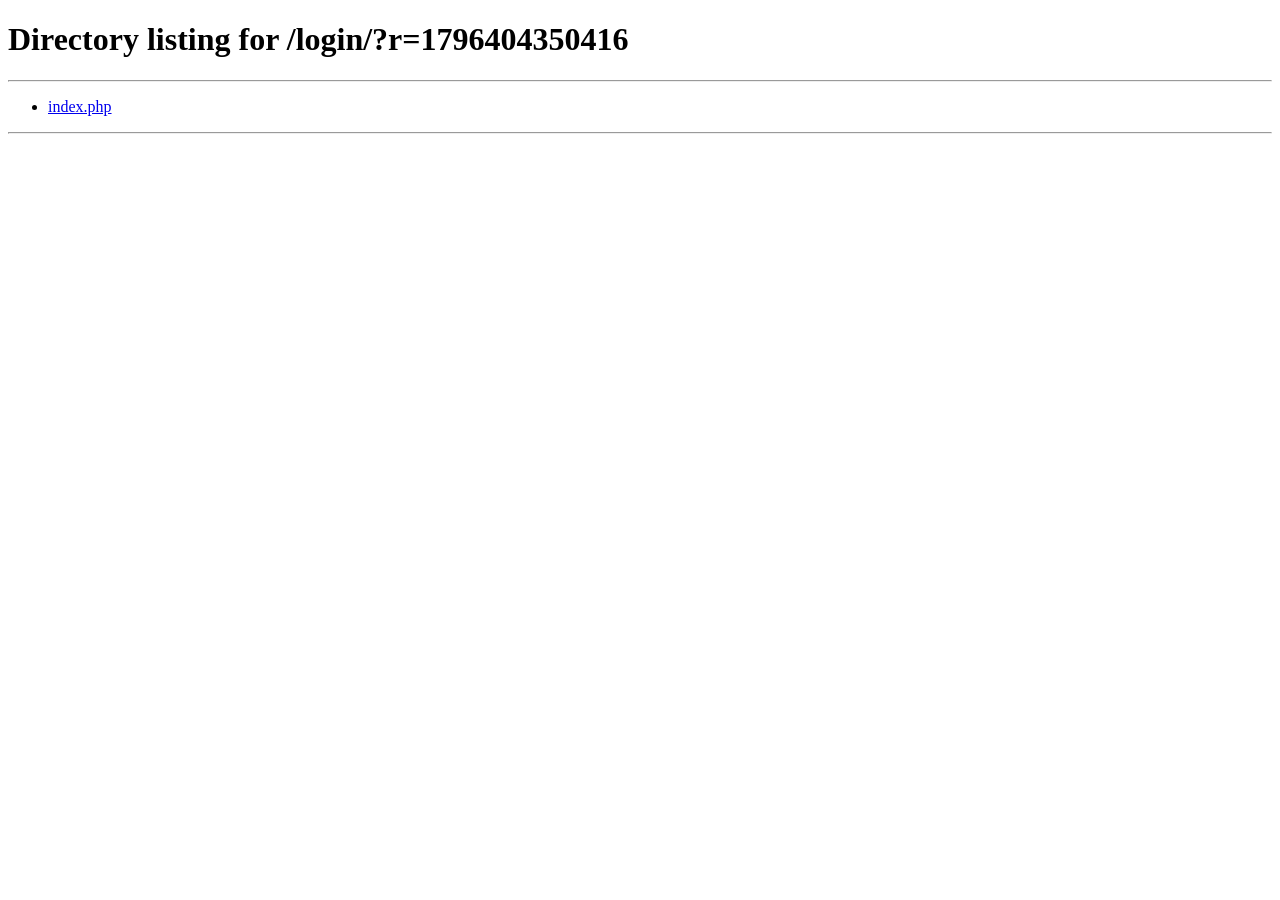
<file: login.html>
<!DOCTYPE html>
<html lang="ar" dir="rtl">
<head>
<meta charset="UTF-8">
<meta name="viewport" content="width=device-width, initial-scale=1.0">
<!-- This page moved to /login. The old static file is kept only as a
     redirect so existing bookmarks and cached copies still reach the
     live, server-rendered page. It deliberately contains no content:
     a stale cached copy of this file can only ever redirect. -->
<meta http-equiv="Cache-Control" content="no-store, no-cache, must-revalidate">
<meta http-equiv="Pragma" content="no-cache">
<meta http-equiv="Expires" content="0">
<meta http-equiv="refresh" content="0; url=/login/">
<title>تسجيل الدخول</title>
<script>location.replace('/login/?r=' + Date.now());</script>
</head>
<body style="font-family:system-ui,sans-serif;background:#0f172a;color:#e2e8f0;text-align:center;padding:40px;">
  <p>جاري التحويل...</p>
  <p><a href="/login/" style="color:#38bdf8;">اضغط هنا إن لم يتم التحويل تلقائياً</a></p>
</body>
</html>
</file>
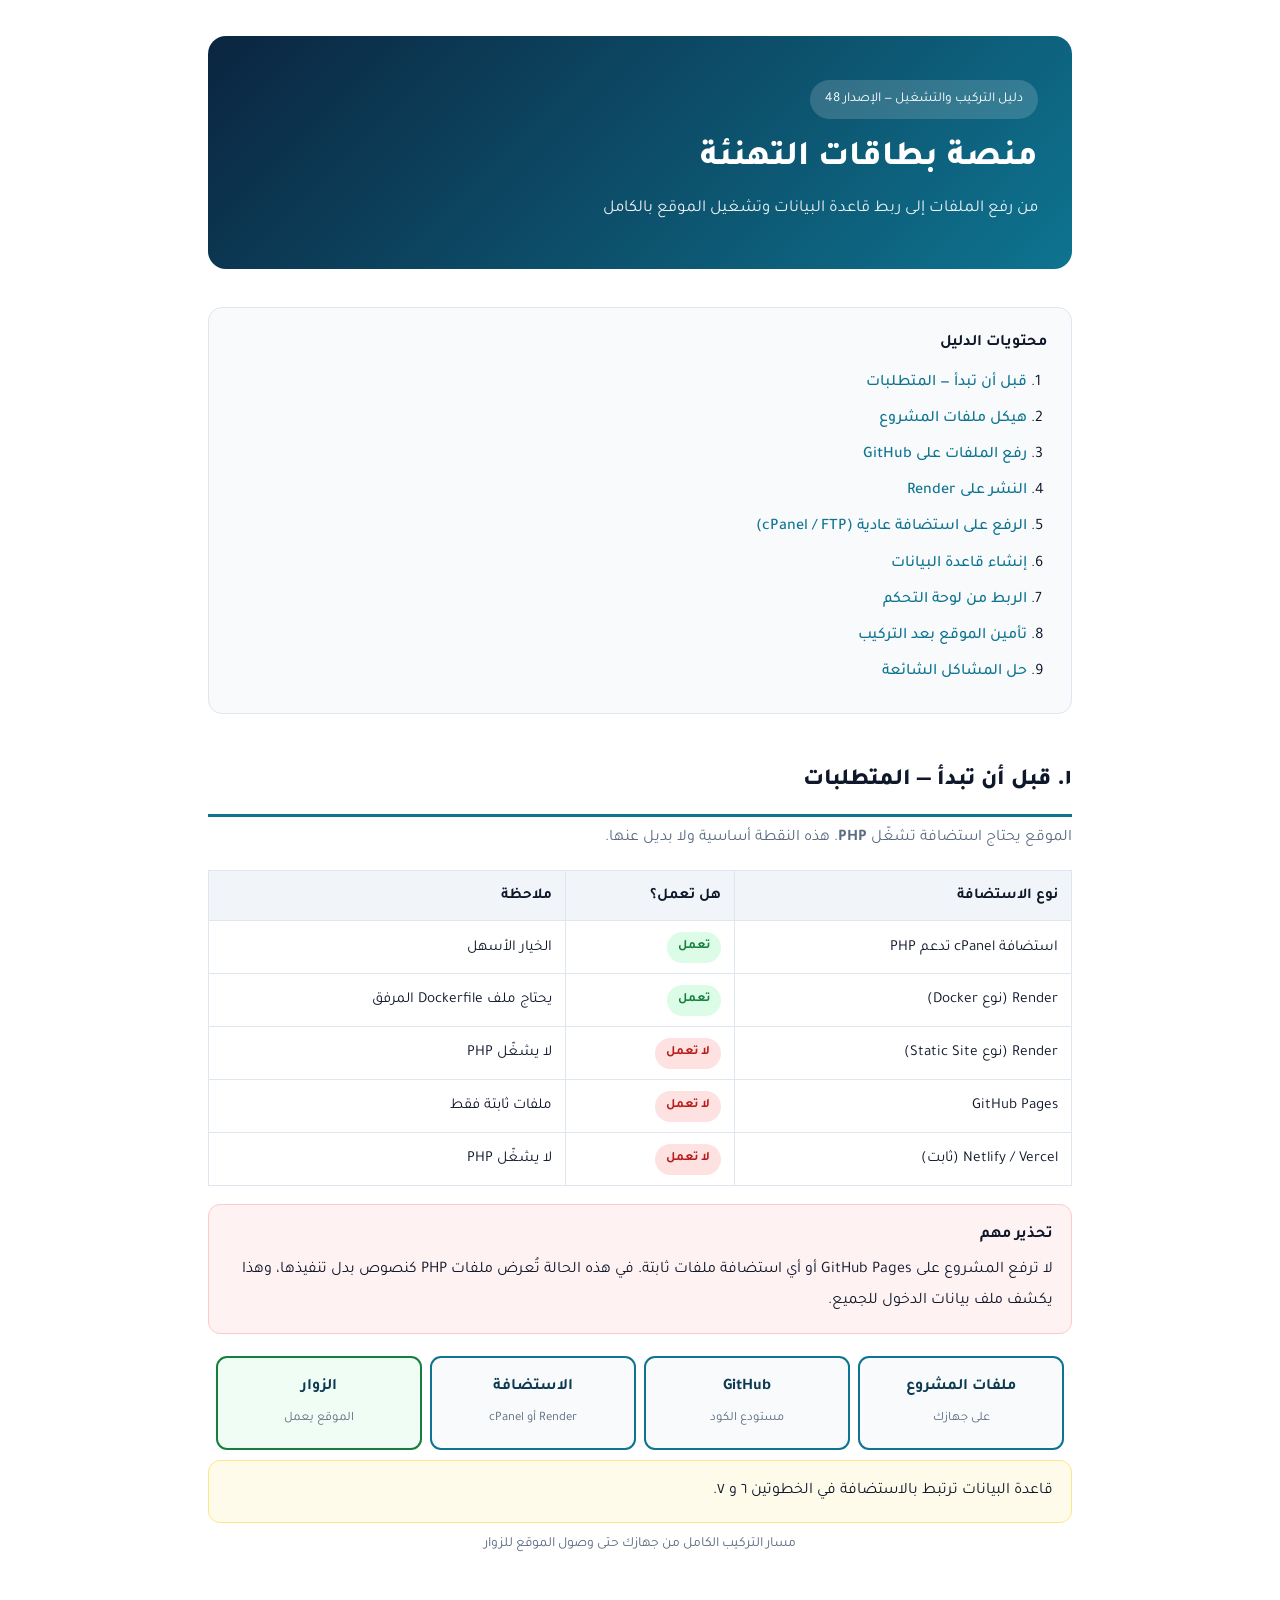
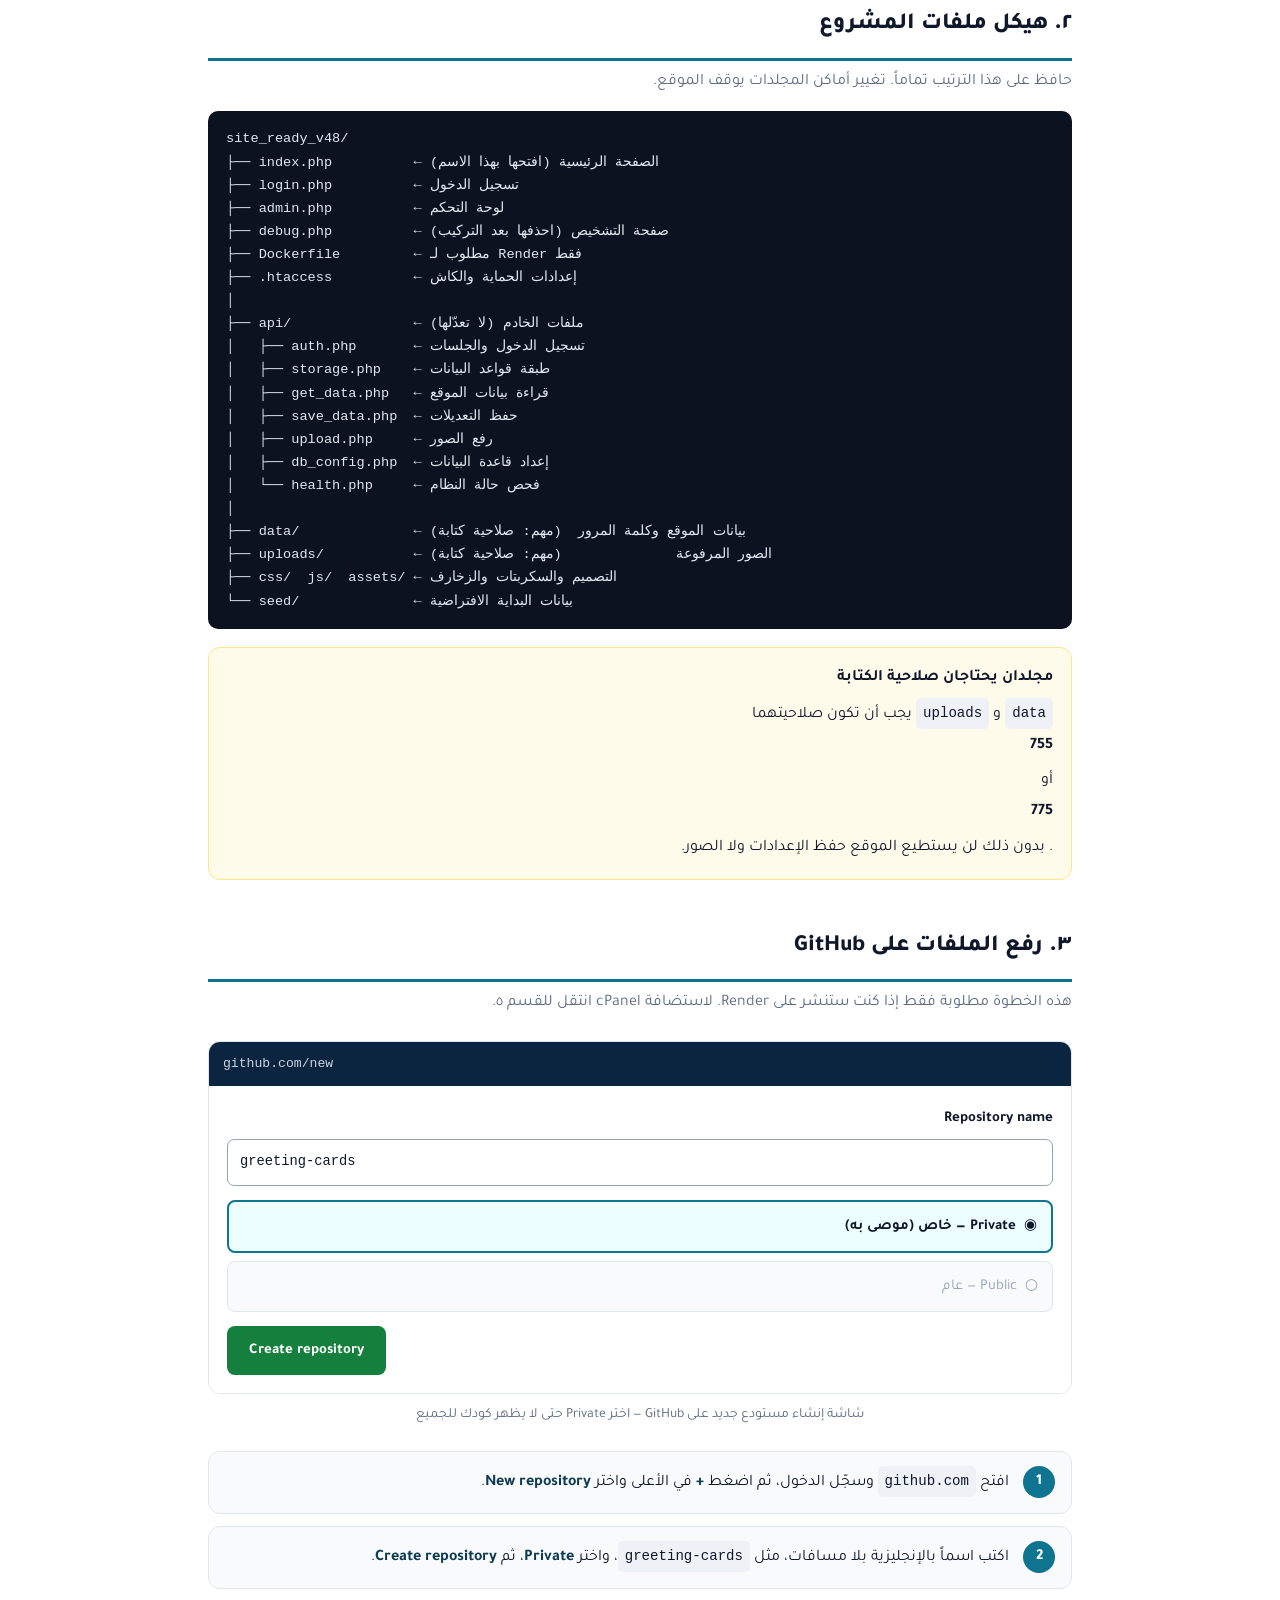
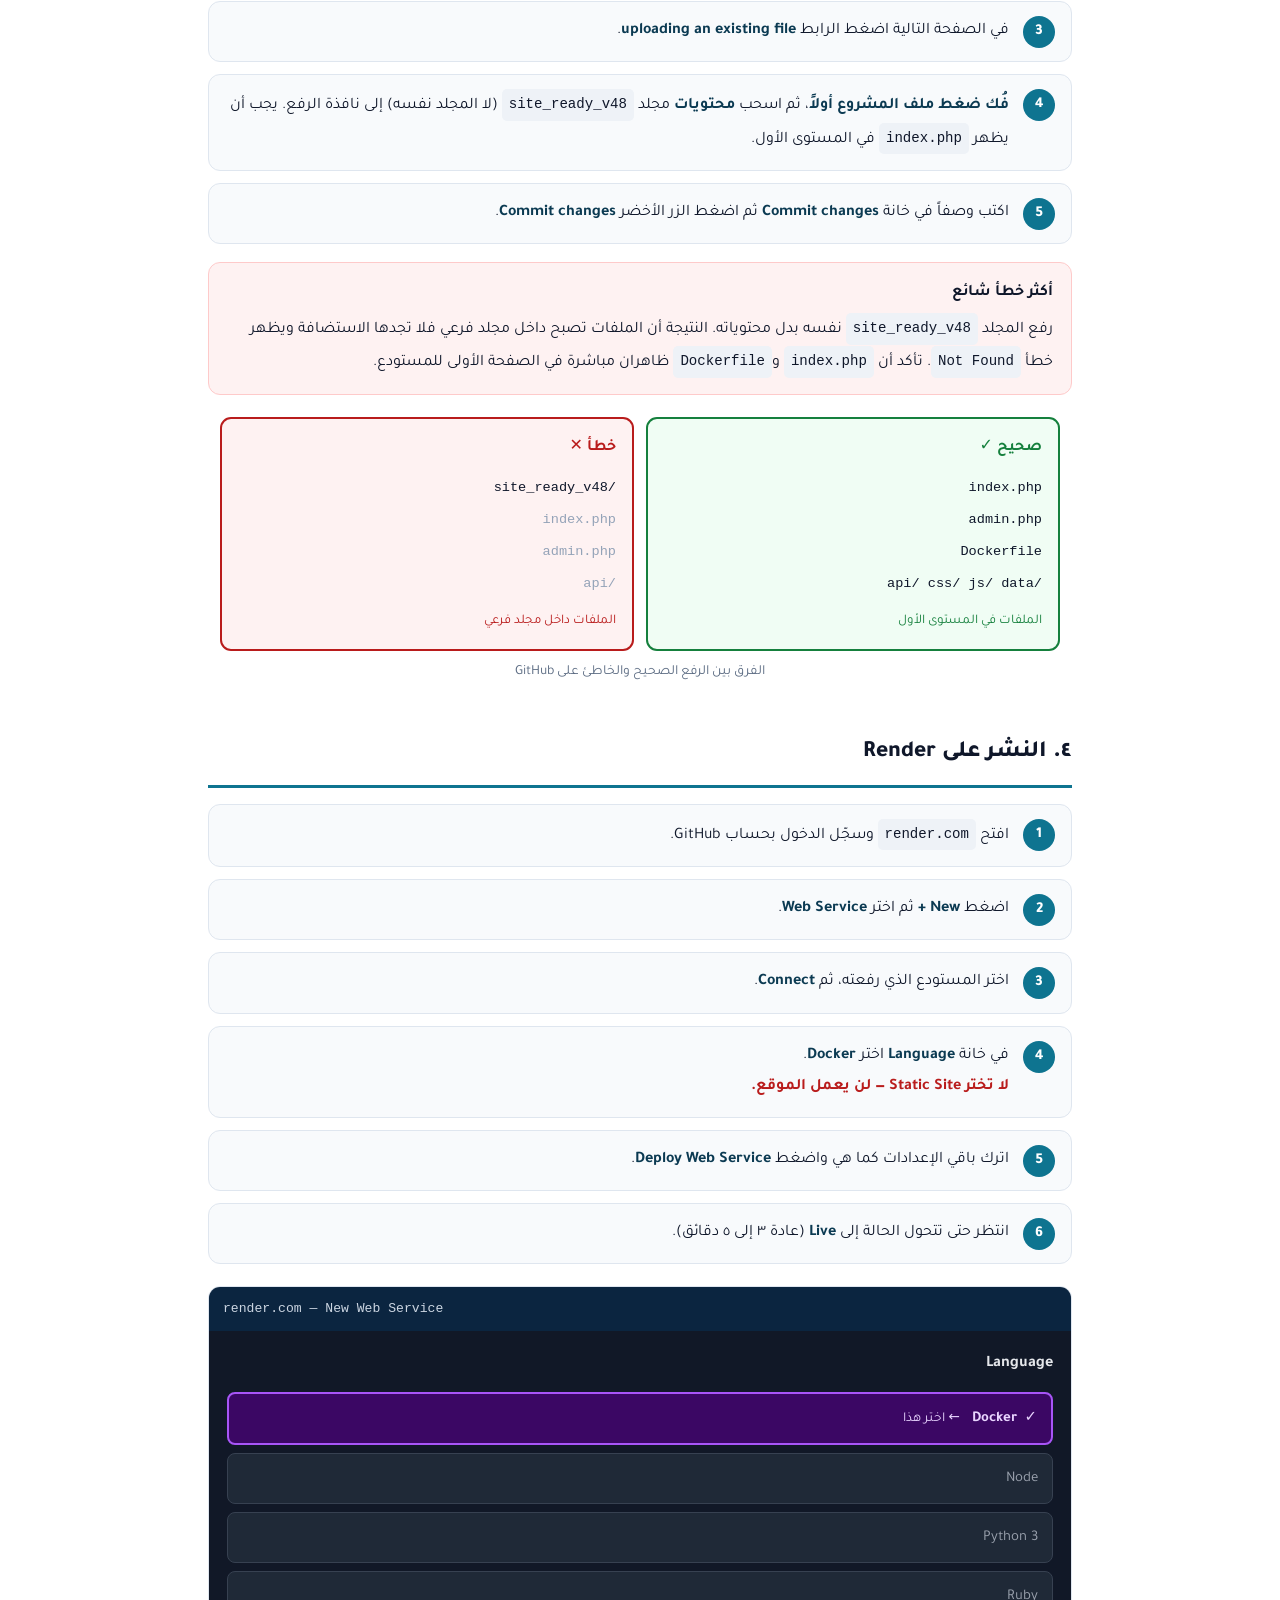
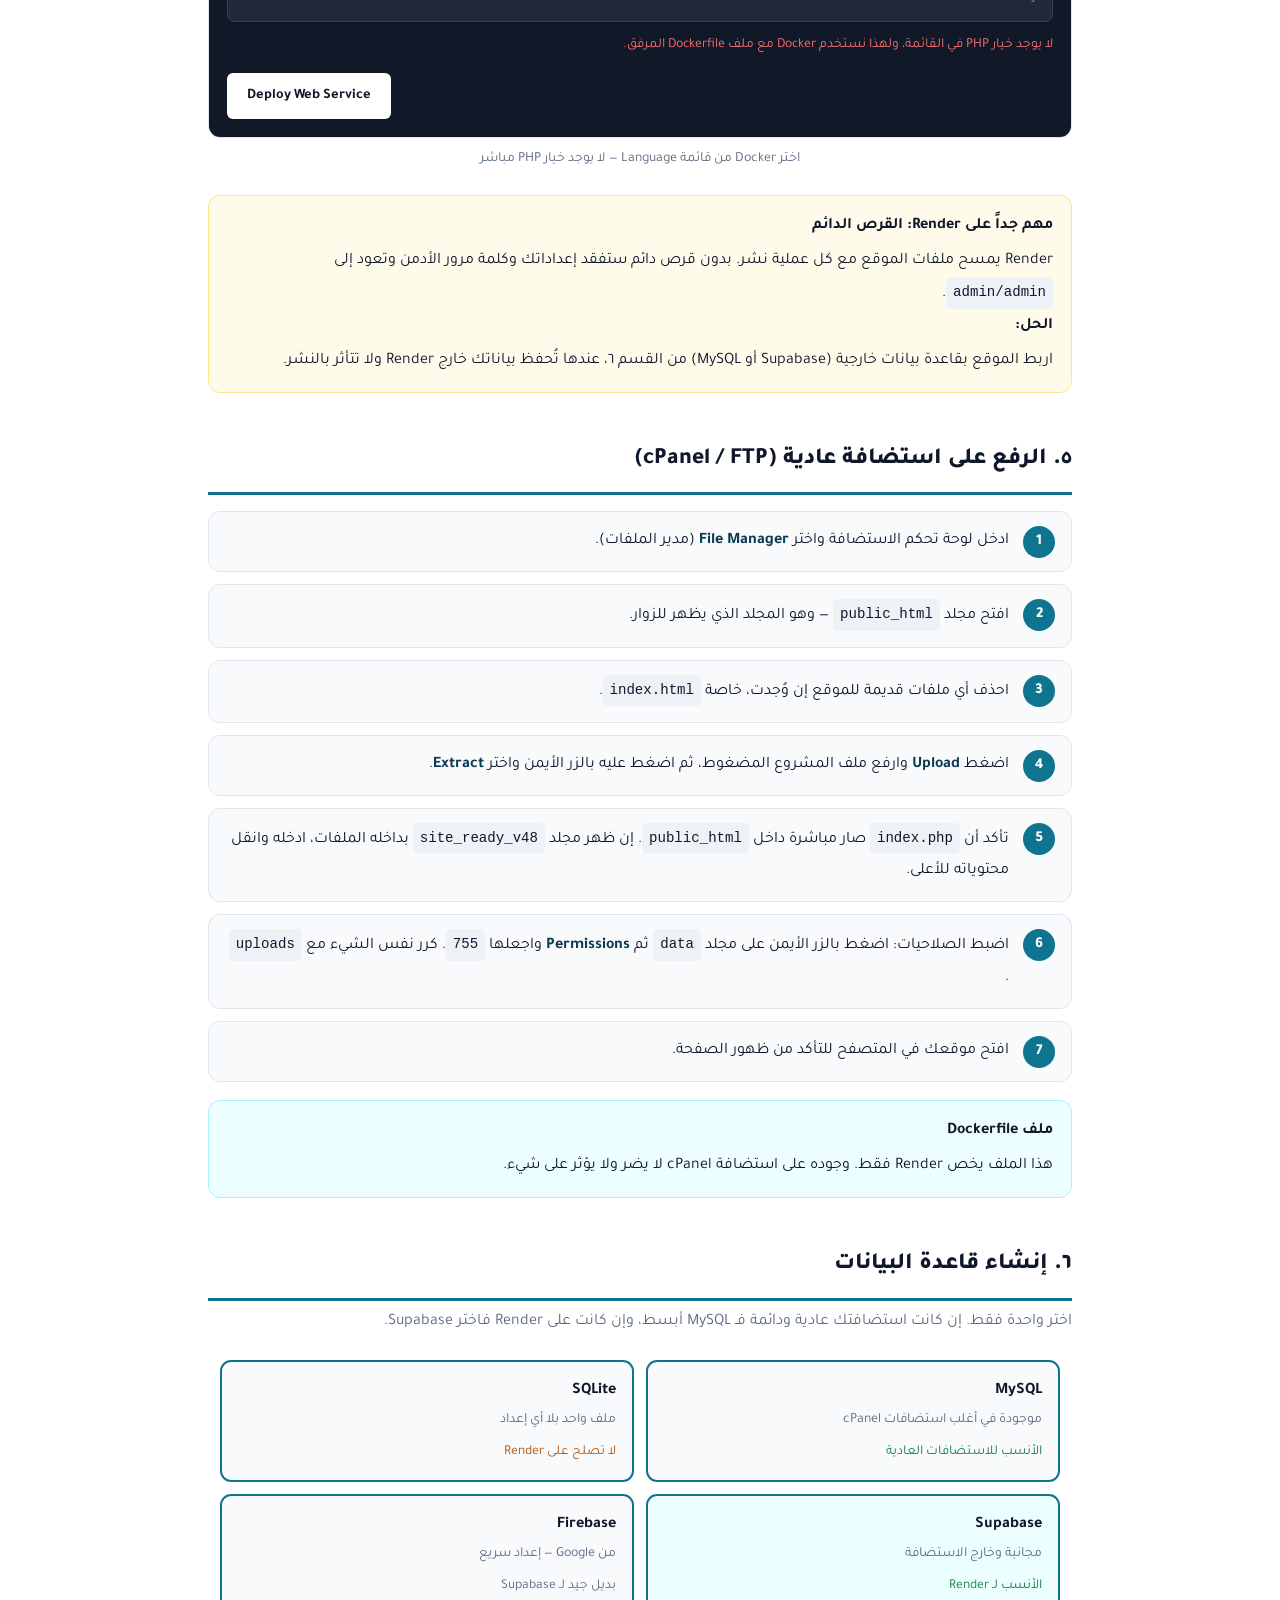
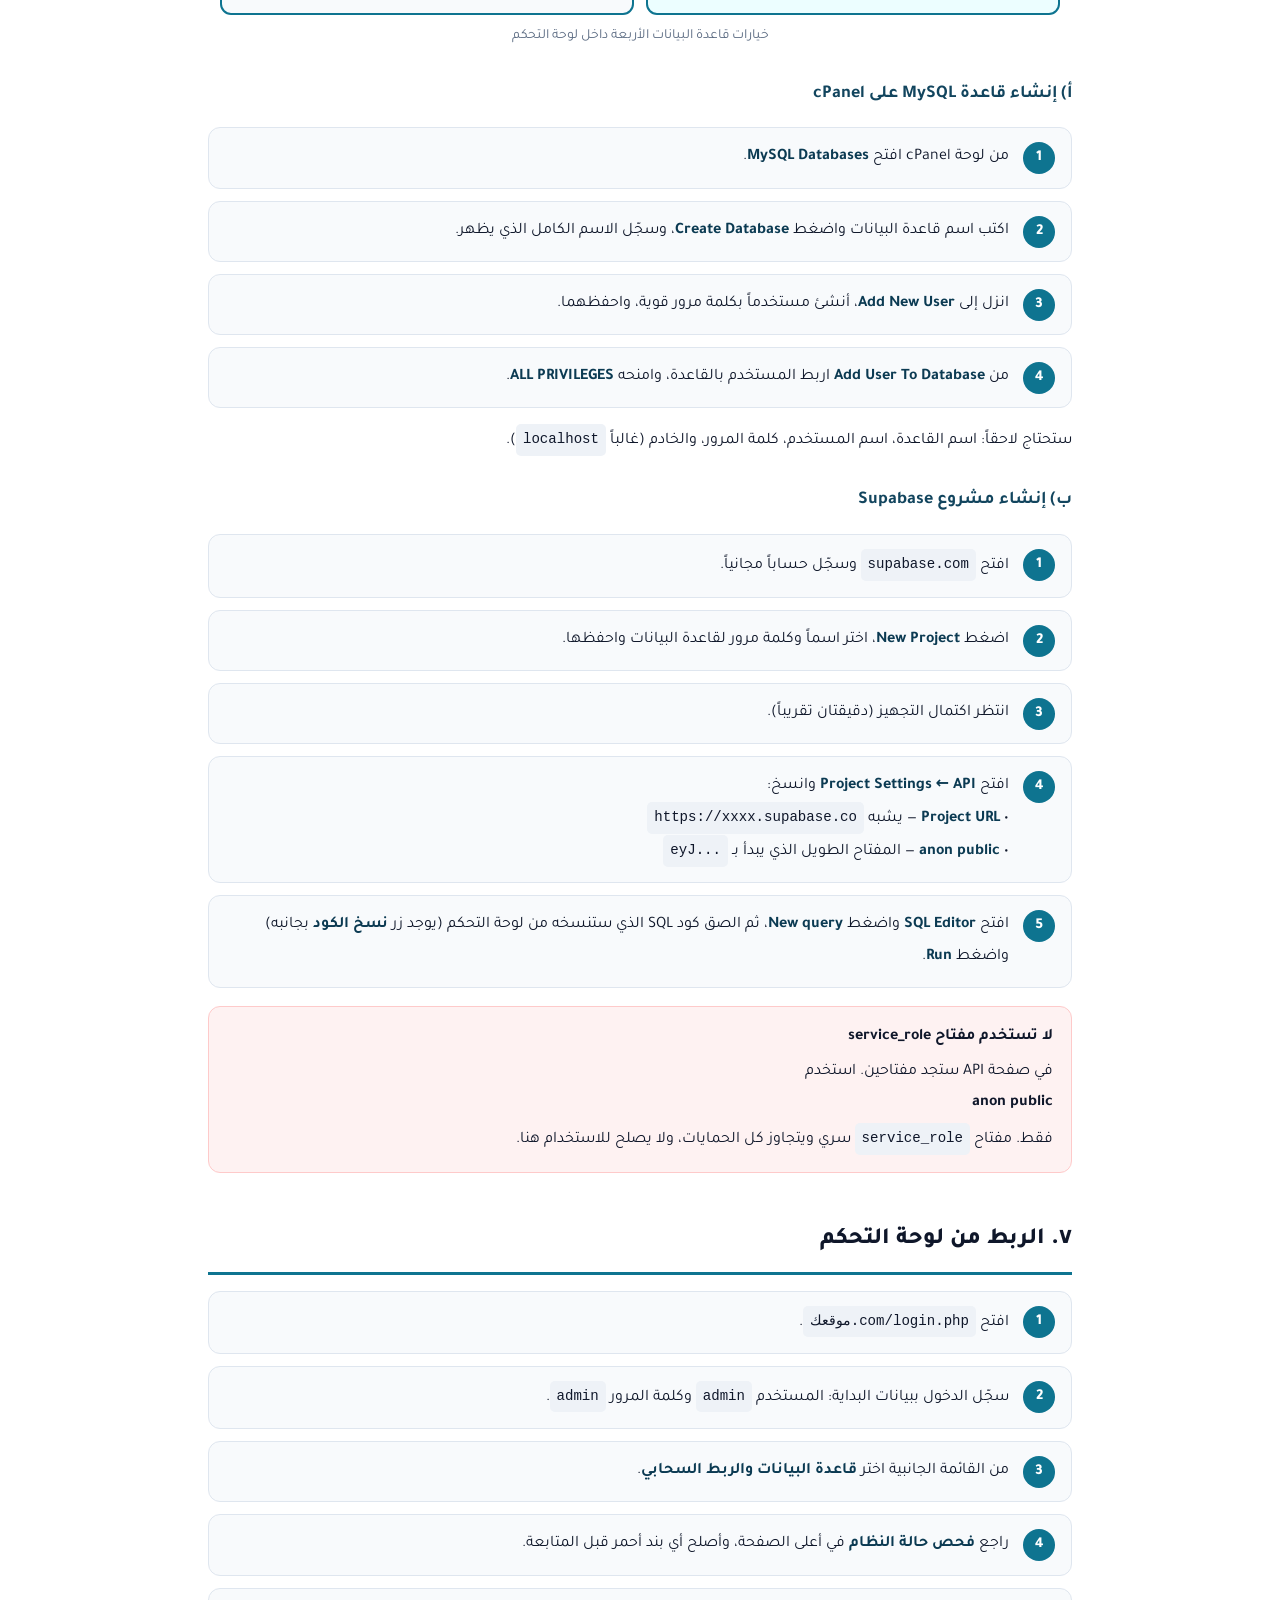
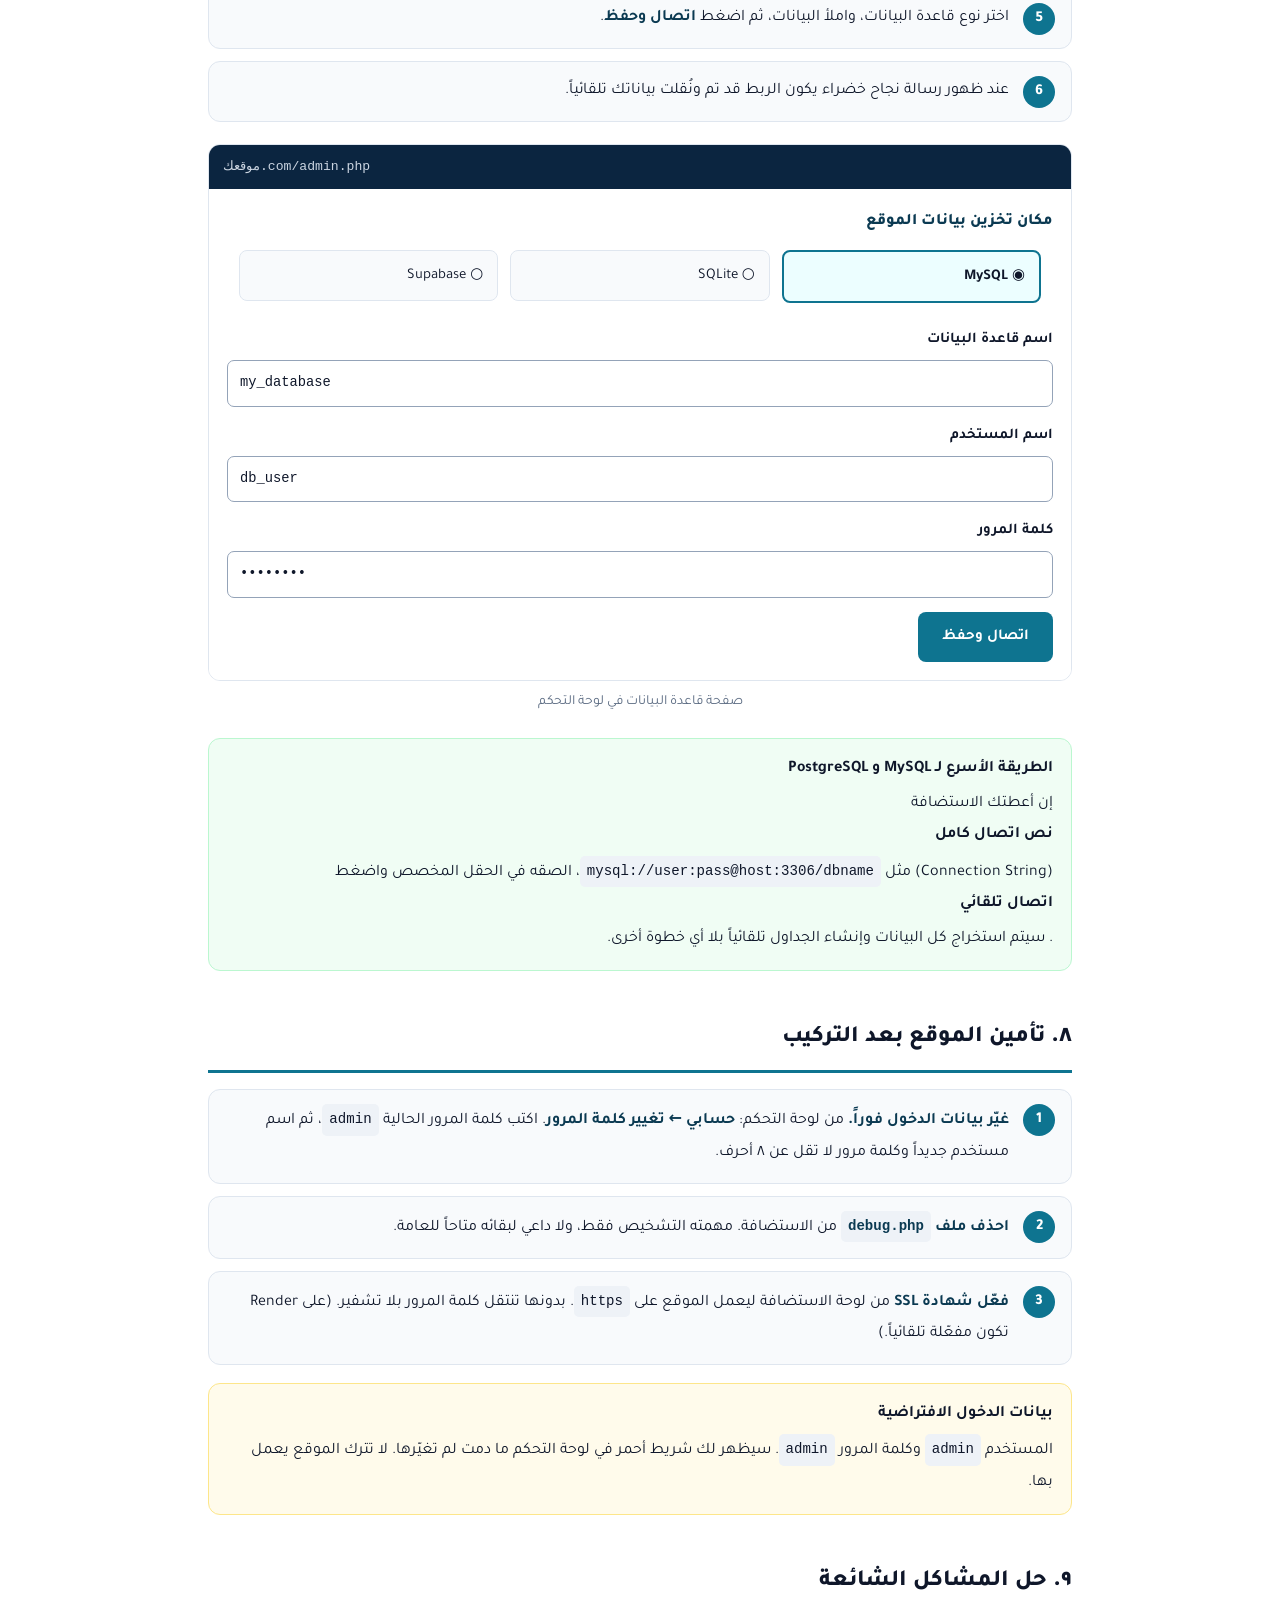
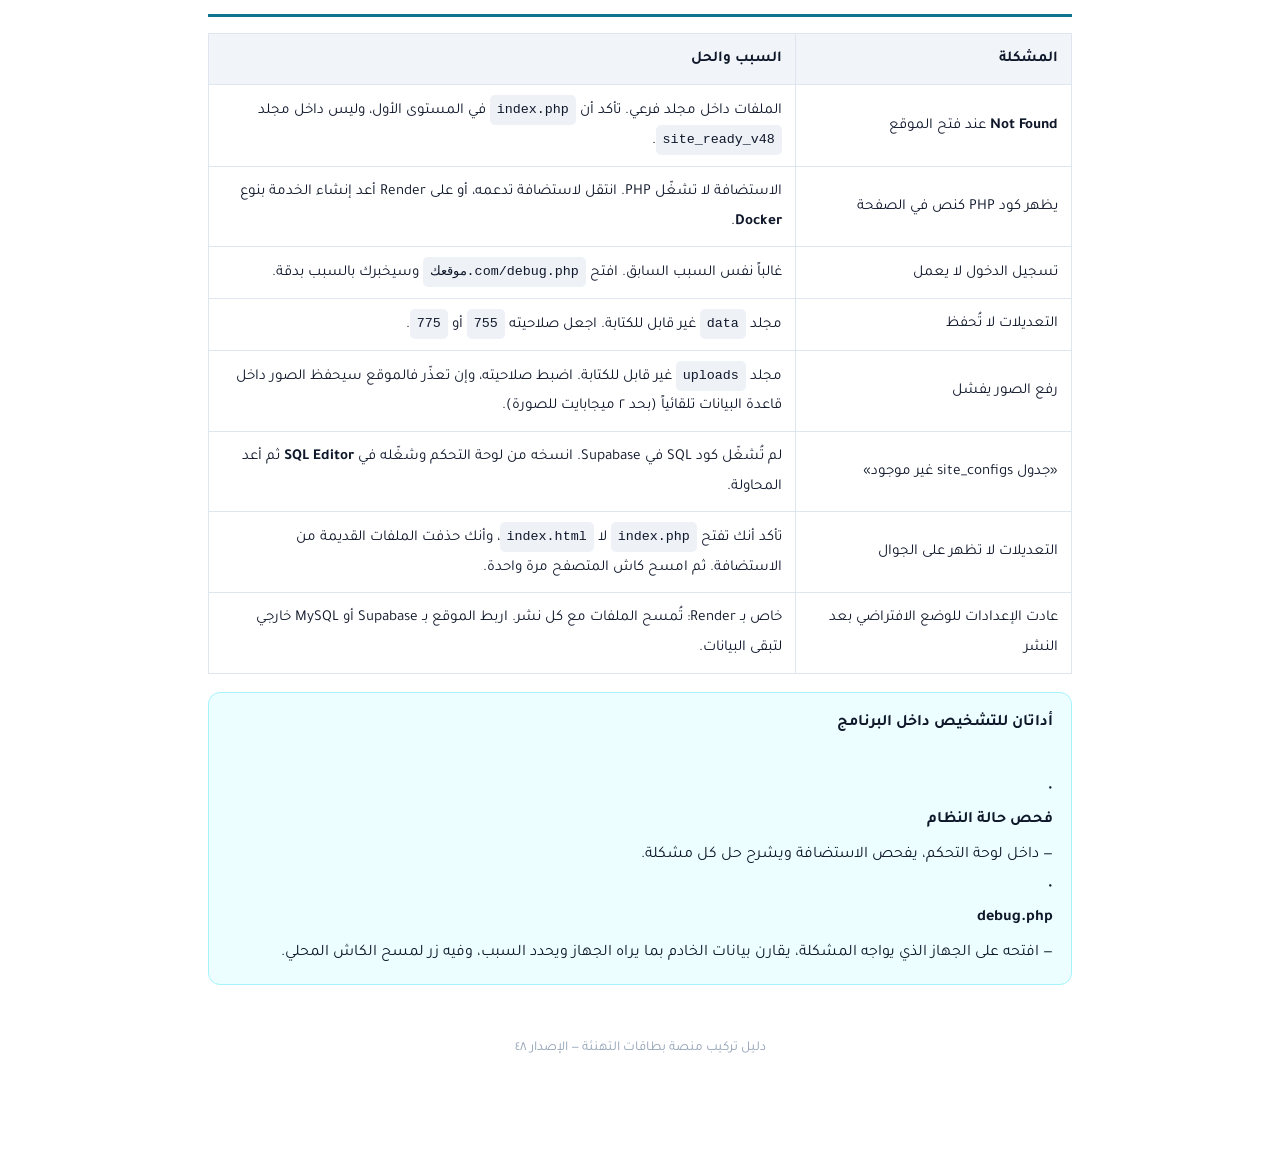
<file: Γò¬┬╗Γöÿ├ñΓöÿ├¿Γöÿ├ñ_Γò¬┬║Γöÿ├ñΓò¬┬¼Γò¬ΓûÆΓöÿ├óΓöÿ├¿Γò¬┬┐.html>
<!DOCTYPE html>
<html lang="ar" dir="rtl">
<head>
<meta charset="UTF-8">
<meta name="viewport" content="width=device-width, initial-scale=1.0">
<title>دليل تركيب منصة بطاقات التهنئة</title>
<link href="https://fonts.googleapis.com/css2?family=Tajawal:wght@400;500;700;800&family=Cairo:wght@400;700;800&display=swap" rel="stylesheet">
<style>
  :root{
    --ink:#0f172a; --muted:#5b6b82; --line:#dfe6ef;
    --brand:#0e7490; --brand-soft:#ecfeff;
    --ok:#15803d; --ok-soft:#f0fdf4;
    --warn:#b45309; --warn-soft:#fffbeb;
    --bad:#b91c1c; --bad-soft:#fef2f2;
    --code:#0b1220;
  }
  *{box-sizing:border-box;}
  body{
    font-family:'Tajawal','Cairo',system-ui,sans-serif;
    color:var(--ink); background:#fff; margin:0;
    line-height:1.95; font-size:16px;
  }
  .page{max-width:920px;margin:0 auto;padding:36px 28px 70px;}

  .cover{
    background:linear-gradient(135deg,#0b2540,#0e7490);
    color:#fff;border-radius:18px;padding:44px 34px;margin-bottom:38px;
  }
  .cover h1{margin:0 0 10px;font-size:2.15rem;font-weight:800;line-height:1.4;}
  .cover p{margin:0;opacity:.92;font-size:1.05rem;}
  .cover .tag{
    display:inline-block;background:rgba(255,255,255,.16);
    padding:6px 15px;border-radius:20px;font-size:.85rem;margin-bottom:16px;
  }

  h2{
    font-size:1.45rem;margin:44px 0 6px;padding-bottom:10px;
    border-bottom:3px solid var(--brand);font-weight:800;
  }
  h3{font-size:1.12rem;margin:26px 0 8px;font-weight:700;color:#12455e;}
  p{margin:10px 0;}

  .lead{color:var(--muted);margin-top:4px;}

  ol.steps{counter-reset:s;list-style:none;padding:0;margin:16px 0;}
  ol.steps>li{
    counter-increment:s;position:relative;
    padding:14px 62px 14px 16px;margin-bottom:12px;
    background:#f8fafc;border:1px solid var(--line);border-radius:12px;
  }
  ol.steps>li::before{
    content:counter(s);position:absolute;right:16px;top:14px;
    width:32px;height:32px;border-radius:50%;
    background:var(--brand);color:#fff;font-weight:800;
    text-align:center;line-height:32px;font-size:.95rem;
  }
  ol.steps>li b{color:#0b3a52;}

  .note{border-radius:12px;padding:15px 18px;margin:18px 0;border:1px solid;}
  .note.info{background:var(--brand-soft);border-color:#a5f3fc;}
  .note.ok{background:var(--ok-soft);border-color:#bbf7d0;}
  .note.warn{background:var(--warn-soft);border-color:#fde68a;}
  .note.bad{background:var(--bad-soft);border-color:#fecaca;}
  .note b{display:block;margin-bottom:4px;}

  code,kbd{
    background:#eef2f7;padding:2px 7px;border-radius:5px;
    font-family:ui-monospace,Menlo,Consolas,monospace;
    font-size:.88em;direction:ltr;display:inline-block;
  }
  pre{
    background:var(--code);color:#e2e8f0;padding:16px 18px;border-radius:10px;
    direction:ltr;text-align:left;overflow-x:auto;font-size:.85rem;line-height:1.7;
    font-family:ui-monospace,Menlo,Consolas,monospace;
  }

  table{width:100%;border-collapse:collapse;margin:16px 0;font-size:.95rem;}
  th,td{border:1px solid var(--line);padding:10px 13px;text-align:right;}
  th{background:#f1f5f9;font-weight:700;}

  figure{margin:22px 0;}
  figure svg{width:100%;height:auto;border:1px solid var(--line);border-radius:12px;background:#fff;}
  figcaption{
    text-align:center;color:var(--muted);font-size:.87rem;margin-top:8px;
  }

  .toc{background:#f8fafc;border:1px solid var(--line);border-radius:14px;padding:20px 24px;}
  .toc ol{margin:8px 0 0;padding-right:20px;}
  .toc li{margin:5px 0;}
  .toc a{color:var(--brand);text-decoration:none;font-weight:500;}

  .pill{display:inline-block;padding:3px 11px;border-radius:20px;font-size:.8rem;font-weight:700;}
  .pill.a{background:#dcfce7;color:#15803d;}
  .pill.b{background:#fee2e2;color:#b91c1c;}


  /* Screen mockups built from HTML so Arabic shapes correctly.
     SVG <text> gets no bidi shaping in PDF renderers. */
  .mock{border:1px solid var(--line);border-radius:12px;overflow:hidden;margin:6px 0;}
  .mock .bar{background:#0b2540;color:#cbd5e1;padding:9px 14px;font-family:ui-monospace,monospace;
             font-size:.82rem;direction:ltr;text-align:left;}
  .mock .body{padding:18px;background:#fff;}
  .mock.dark .body{background:#111827;}
  .fld{border:1.5px solid #94a3b8;border-radius:7px;padding:9px 12px;background:#fff;
       font-family:ui-monospace,monospace;direction:ltr;text-align:left;font-size:.86rem;margin:6px 0 14px;}
  .lbl{font-weight:700;font-size:.93rem;margin-bottom:2px;}
  .opt{padding:10px 14px;border-radius:8px;border:1.5px solid var(--line);margin-bottom:8px;
       background:#f8fafc;font-size:.93rem;}
  .opt.sel{border-color:var(--brand);border-width:2.5px;background:var(--brand-soft);font-weight:700;}
  .opt.dim{color:#94a3b8;}
  .mock.dark .opt{background:#1f2937;border-color:#374151;color:#9ca3af;}
  .mock.dark .opt.sel{background:#3b0764;border-color:#a855f7;color:#e9d5ff;}
  .btn-g{display:inline-block;background:#15803d;color:#fff;padding:10px 22px;border-radius:8px;font-weight:700;font-size:.93rem;}
  .btn-w{display:inline-block;background:#fff;color:#111827;padding:9px 20px;border-radius:6px;font-weight:700;font-size:.9rem;}
  .btn-b{display:inline-block;background:var(--brand);color:#fff;padding:10px 24px;border-radius:8px;font-weight:700;font-size:.95rem;}
  .cols{display:table;width:100%;table-layout:fixed;border-spacing:12px 0;}
  .col{display:table-cell;vertical-align:top;}
  .card-x{border:2px solid #b91c1c;background:var(--bad-soft);border-radius:11px;padding:14px 16px;}
  .card-v{border:2px solid #15803d;background:var(--ok-soft);border-radius:11px;padding:14px 16px;}
  .card-n{border:2px solid var(--brand);background:#f8fafc;border-radius:11px;padding:14px 16px;height:100%;}
  .flow{display:table;width:100%;table-layout:fixed;border-spacing:8px 0;margin:6px 0;}
  .flow .f{display:table-cell;text-align:center;background:#f8fafc;border:2px solid var(--brand);
           border-radius:11px;padding:14px 8px;vertical-align:middle;}
  .flow .f.go{background:var(--ok-soft);border-color:var(--ok);}
  .flow .f b{display:block;font-size:1rem;color:#0b3a52;}
  .flow .f span{font-size:.8rem;color:var(--muted);}
  .mono{font-family:ui-monospace,monospace;direction:ltr;display:inline-block;font-size:.85rem;}

  @media print{
    body{font-size:12.5px;}
    .page{padding:0;max-width:100%;}
    h2{page-break-after:avoid;}
    figure,ol.steps>li,.note,table{page-break-inside:avoid;}
    .cover{background:#0b2540 !important;-webkit-print-color-adjust:exact;print-color-adjust:exact;}
    .note,th,pre,ol.steps>li{-webkit-print-color-adjust:exact;print-color-adjust:exact;}
  }
</style>
</head>
<body>
<div class="page">

<div class="cover">
  <span class="tag">دليل التركيب والتشغيل — الإصدار 48</span>
  <h1>منصة بطاقات التهنئة</h1>
  <p>من رفع الملفات إلى ربط قاعدة البيانات وتشغيل الموقع بالكامل</p>
</div>

<div class="toc">
  <b>محتويات الدليل</b>
  <ol>
    <li><a href="#req">قبل أن تبدأ — المتطلبات</a></li>
    <li><a href="#files">هيكل ملفات المشروع</a></li>
    <li><a href="#github">رفع الملفات على GitHub</a></li>
    <li><a href="#render">النشر على Render</a></li>
    <li><a href="#cpanel">الرفع على استضافة عادية (cPanel / FTP)</a></li>
    <li><a href="#db">إنشاء قاعدة البيانات</a></li>
    <li><a href="#connect">الربط من لوحة التحكم</a></li>
    <li><a href="#secure">تأمين الموقع بعد التركيب</a></li>
    <li><a href="#trouble">حل المشاكل الشائعة</a></li>
  </ol>
</div>

<!-- ================= 1 ================= -->
<h2 id="req">١. قبل أن تبدأ — المتطلبات</h2>
<p class="lead">الموقع يحتاج استضافة تشغّل <b>PHP</b>. هذه النقطة أساسية ولا بديل عنها.</p>

<table>
  <tr><th>نوع الاستضافة</th><th>هل تعمل؟</th><th>ملاحظة</th></tr>
  <tr><td>استضافة cPanel تدعم PHP</td><td><span class="pill a">تعمل</span></td><td>الخيار الأسهل</td></tr>
  <tr><td>Render (نوع Docker)</td><td><span class="pill a">تعمل</span></td><td>يحتاج ملف Dockerfile المرفق</td></tr>
  <tr><td>Render (نوع Static Site)</td><td><span class="pill b">لا تعمل</span></td><td>لا يشغّل PHP</td></tr>
  <tr><td>GitHub Pages</td><td><span class="pill b">لا تعمل</span></td><td>ملفات ثابتة فقط</td></tr>
  <tr><td>Netlify / Vercel (ثابت)</td><td><span class="pill b">لا تعمل</span></td><td>لا يشغّل PHP</td></tr>
</table>

<div class="note bad">
  <b>تحذير مهم</b>
  لا ترفع المشروع على GitHub Pages أو أي استضافة ملفات ثابتة. في هذه الحالة تُعرض ملفات PHP
  كنصوص بدل تنفيذها، وهذا يكشف ملف بيانات الدخول للجميع.
</div>

<figure>
<div class="flow">
  <div class="f"><b>ملفات المشروع</b><span>على جهازك</span></div>
  <div class="f"><b>GitHub</b><span>مستودع الكود</span></div>
  <div class="f"><b>الاستضافة</b><span>Render أو cPanel</span></div>
  <div class="f go"><b>الزوار</b><span>الموقع يعمل</span></div>
</div>
<div class="note warn" style="margin:10px 0 0;">
  قاعدة البيانات ترتبط بالاستضافة في الخطوتين ٦ و ٧.
</div>
<figcaption>مسار التركيب الكامل من جهازك حتى وصول الموقع للزوار</figcaption>
</figure>

<!-- ================= 2 ================= -->
<h2 id="files">٢. هيكل ملفات المشروع</h2>
<p class="lead">حافظ على هذا الترتيب تماماً. تغيير أماكن المجلدات يوقف الموقع.</p>

<pre>site_ready_v48/
├── index.php          ← الصفحة الرئيسية (افتحها بهذا الاسم)
├── login.php          ← تسجيل الدخول
├── admin.php          ← لوحة التحكم
├── debug.php          ← صفحة التشخيص (احذفها بعد التركيب)
├── Dockerfile         ← مطلوب لـ Render فقط
├── .htaccess          ← إعدادات الحماية والكاش
│
├── api/               ← ملفات الخادم (لا تعدّلها)
│   ├── auth.php       ← تسجيل الدخول والجلسات
│   ├── storage.php    ← طبقة قواعد البيانات
│   ├── get_data.php   ← قراءة بيانات الموقع
│   ├── save_data.php  ← حفظ التعديلات
│   ├── upload.php     ← رفع الصور
│   ├── db_config.php  ← إعداد قاعدة البيانات
│   └── health.php     ← فحص حالة النظام
│
├── data/              ← بيانات الموقع وكلمة المرور  (مهم: صلاحية كتابة)
├── uploads/           ← الصور المرفوعة              (مهم: صلاحية كتابة)
├── css/  js/  assets/ ← التصميم والسكربتات والزخارف
└── seed/              ← بيانات البداية الافتراضية</pre>

<div class="note warn">
  <b>مجلدان يحتاجان صلاحية الكتابة</b>
  <code>data</code> و <code>uploads</code> يجب أن تكون صلاحيتهما <b>755</b> أو <b>775</b>.
  بدون ذلك لن يستطيع الموقع حفظ الإعدادات ولا الصور.
</div>

<!-- ================= 3 ================= -->
<h2 id="github">٣. رفع الملفات على GitHub</h2>
<p class="lead">هذه الخطوة مطلوبة فقط إذا كنت ستنشر على Render. لاستضافة cPanel انتقل للقسم ٥.</p>

<figure>
<div class="mock">
  <div class="bar">github.com/new</div>
  <div class="body">
    <div class="lbl">Repository name</div>
    <div class="fld">greeting-cards</div>
    <div class="opt sel">◉ &nbsp;Private — خاص (موصى به)</div>
    <div class="opt dim">○ &nbsp;Public — عام</div>
    <div style="text-align:left;margin-top:14px;"><span class="btn-g">Create repository</span></div>
  </div>
</div>
<figcaption>شاشة إنشاء مستودع جديد على GitHub — اختر Private حتى لا يظهر كودك للجميع</figcaption>
</figure>

<ol class="steps">
  <li>افتح <code>github.com</code> وسجّل الدخول، ثم اضغط <b>+</b> في الأعلى واختر <b>New repository</b>.</li>
  <li>اكتب اسماً بالإنجليزية بلا مسافات، مثل <code>greeting-cards</code>، واختر <b>Private</b>، ثم <b>Create repository</b>.</li>
  <li>في الصفحة التالية اضغط الرابط <b>uploading an existing file</b>.</li>
  <li>
    <b>فُك ضغط ملف المشروع أولاً</b>، ثم اسحب <b>محتويات</b> مجلد <code>site_ready_v48</code>
    (لا المجلد نفسه) إلى نافذة الرفع. يجب أن يظهر <code>index.php</code> في المستوى الأول.
  </li>
  <li>اكتب وصفاً في خانة <b>Commit changes</b> ثم اضغط الزر الأخضر <b>Commit changes</b>.</li>
</ol>

<div class="note bad">
  <b>أكثر خطأ شائع</b>
  رفع المجلد <code>site_ready_v48</code> نفسه بدل محتوياته. النتيجة أن الملفات تصبح داخل مجلد فرعي
  فلا تجدها الاستضافة ويظهر خطأ <code>Not Found</code>.
  تأكد أن <code>index.php</code> و<code>Dockerfile</code> ظاهران مباشرة في الصفحة الأولى للمستودع.
</div>

<figure>
<div class="cols">
  <div class="col">
    <div class="card-v">
      <b style="color:#15803d;">صحيح ✓</b>
      <div style="margin-top:8px;line-height:2;">
        <span class="mono">index.php</span><br>
        <span class="mono">admin.php</span><br>
        <span class="mono">Dockerfile</span><br>
        <span class="mono">api/  css/  js/  data/</span>
      </div>
      <div style="font-size:.83rem;color:#15803d;margin-top:8px;">الملفات في المستوى الأول</div>
    </div>
  </div>
  <div class="col">
    <div class="card-x">
      <b style="color:#b91c1c;">خطأ ✕</b>
      <div style="margin-top:8px;line-height:2;">
        <span class="mono">site_ready_v48/</span><br>
        <span class="mono" style="color:#94a3b8;">&nbsp;&nbsp;&nbsp;index.php</span><br>
        <span class="mono" style="color:#94a3b8;">&nbsp;&nbsp;&nbsp;admin.php</span><br>
        <span class="mono" style="color:#94a3b8;">&nbsp;&nbsp;&nbsp;api/</span>
      </div>
      <div style="font-size:.83rem;color:#b91c1c;margin-top:8px;">الملفات داخل مجلد فرعي</div>
    </div>
  </div>
</div>
<figcaption>الفرق بين الرفع الصحيح والخاطئ على GitHub</figcaption>
</figure>

<!-- ================= 4 ================= -->
<h2 id="render">٤. النشر على Render</h2>

<ol class="steps">
  <li>افتح <code>render.com</code> وسجّل الدخول بحساب GitHub.</li>
  <li>اضغط <b>New +</b> ثم اختر <b>Web Service</b>.</li>
  <li>اختر المستودع الذي رفعته، ثم <b>Connect</b>.</li>
  <li>
    في خانة <b>Language</b> اختر <b>Docker</b>.
    <br><span style="color:#b91c1c;font-weight:700;">لا تختر Static Site — لن يعمل الموقع.</span>
  </li>
  <li>اترك باقي الإعدادات كما هي واضغط <b>Deploy Web Service</b>.</li>
  <li>انتظر حتى تتحول الحالة إلى <b>Live</b> (عادة ٣ إلى ٥ دقائق).</li>
</ol>

<figure>
<div class="mock dark">
  <div class="bar">render.com — New Web Service</div>
  <div class="body">
    <div style="color:#e5e7eb;font-weight:700;margin-bottom:12px;">Language</div>
    <div class="opt sel">✓ &nbsp;Docker &nbsp;&nbsp;<span style="font-weight:400;font-size:.85rem;">← اختر هذا</span></div>
    <div class="opt">Node</div>
    <div class="opt">Python 3</div>
    <div class="opt">Ruby</div>
    <div style="color:#f87171;font-size:.86rem;margin-top:10px;">
      لا يوجد خيار PHP في القائمة، ولهذا نستخدم Docker مع ملف Dockerfile المرفق.
    </div>
    <div style="text-align:left;margin-top:14px;"><span class="btn-w">Deploy Web Service</span></div>
  </div>
</div>
<figcaption>اختر Docker من قائمة Language — لا يوجد خيار PHP مباشر</figcaption>
</figure>

<div class="note warn">
  <b>مهم جداً على Render: القرص الدائم</b>
  Render يمسح ملفات الموقع مع كل عملية نشر. بدون قرص دائم ستفقد إعداداتك وكلمة مرور الأدمن
  وتعود إلى <code>admin/admin</code>.
  <br><b>الحل:</b> اربط الموقع بقاعدة بيانات خارجية (Supabase أو MySQL) من القسم ٦،
  عندها تُحفظ بياناتك خارج Render ولا تتأثر بالنشر.
</div>

<!-- ================= 5 ================= -->
<h2 id="cpanel">٥. الرفع على استضافة عادية (cPanel / FTP)</h2>

<ol class="steps">
  <li>ادخل لوحة تحكم الاستضافة واختر <b>File Manager</b> (مدير الملفات).</li>
  <li>افتح مجلد <code>public_html</code> — وهو المجلد الذي يظهر للزوار.</li>
  <li>احذف أي ملفات قديمة للموقع إن وُجدت، خاصة <code>index.html</code>.</li>
  <li>اضغط <b>Upload</b> وارفع ملف المشروع المضغوط، ثم اضغط عليه بالزر الأيمن واختر <b>Extract</b>.</li>
  <li>
    تأكد أن <code>index.php</code> صار مباشرة داخل <code>public_html</code>.
    إن ظهر مجلد <code>site_ready_v48</code> بداخله الملفات، ادخله وانقل محتوياته للأعلى.
  </li>
  <li>
    اضبط الصلاحيات: اضغط بالزر الأيمن على مجلد <code>data</code> ثم <b>Permissions</b> واجعلها
    <code>755</code>. كرر نفس الشيء مع <code>uploads</code>.
  </li>
  <li>افتح موقعك في المتصفح للتأكد من ظهور الصفحة.</li>
</ol>

<div class="note info">
  <b>ملف Dockerfile</b>
  هذا الملف يخص Render فقط. وجوده على استضافة cPanel لا يضر ولا يؤثر على شيء.
</div>

<!-- ================= 6 ================= -->
<h2 id="db">٦. إنشاء قاعدة البيانات</h2>
<p class="lead">اختر واحدة فقط. إن كانت استضافتك عادية ودائمة فـ MySQL أبسط، وإن كانت على Render فاختر Supabase.</p>

<figure>
<div class="cols" style="margin-bottom:12px;">
  <div class="col"><div class="card-n">
    <b>MySQL</b><div style="font-size:.87rem;color:var(--muted);">موجودة في أغلب استضافات cPanel</div>
    <div style="font-size:.85rem;color:#15803d;margin-top:5px;">الأنسب للاستضافات العادية</div>
  </div></div>
  <div class="col"><div class="card-n">
    <b>SQLite</b><div style="font-size:.87rem;color:var(--muted);">ملف واحد بلا أي إعداد</div>
    <div style="font-size:.85rem;color:#b45309;margin-top:5px;">لا تصلح على Render</div>
  </div></div>
</div>
<div class="cols">
  <div class="col"><div class="card-n" style="background:var(--brand-soft);">
    <b>Supabase</b><div style="font-size:.87rem;color:var(--muted);">مجانية وخارج الاستضافة</div>
    <div style="font-size:.85rem;color:#15803d;margin-top:5px;">الأنسب لـ Render</div>
  </div></div>
  <div class="col"><div class="card-n">
    <b>Firebase</b><div style="font-size:.87rem;color:var(--muted);">من Google — إعداد سريع</div>
    <div style="font-size:.85rem;color:var(--muted);margin-top:5px;">بديل جيد لـ Supabase</div>
  </div></div>
</div>
<figcaption>خيارات قاعدة البيانات الأربعة داخل لوحة التحكم</figcaption>
</figure>

<h3>أ) إنشاء قاعدة MySQL على cPanel</h3>
<ol class="steps">
  <li>من لوحة cPanel افتح <b>MySQL Databases</b>.</li>
  <li>اكتب اسم قاعدة البيانات واضغط <b>Create Database</b>، وسجّل الاسم الكامل الذي يظهر.</li>
  <li>انزل إلى <b>Add New User</b>، أنشئ مستخدماً بكلمة مرور قوية، واحفظهما.</li>
  <li>من <b>Add User To Database</b> اربط المستخدم بالقاعدة، وامنحه <b>ALL PRIVILEGES</b>.</li>
</ol>
<p>ستحتاج لاحقاً: اسم القاعدة، اسم المستخدم، كلمة المرور، والخادم (غالباً <code>localhost</code>).</p>

<h3>ب) إنشاء مشروع Supabase</h3>
<ol class="steps">
  <li>افتح <code>supabase.com</code> وسجّل حساباً مجانياً.</li>
  <li>اضغط <b>New Project</b>، اختر اسماً وكلمة مرور لقاعدة البيانات واحفظها.</li>
  <li>انتظر اكتمال التجهيز (دقيقتان تقريباً).</li>
  <li>
    افتح <b>Project Settings ← API</b> وانسخ:
    <br>• <b>Project URL</b> — يشبه <code>https://xxxx.supabase.co</code>
    <br>• <b>anon public</b> — المفتاح الطويل الذي يبدأ بـ <code>eyJ...</code>
  </li>
  <li>
    افتح <b>SQL Editor</b> واضغط <b>New query</b>، ثم الصق كود SQL الذي ستنسخه من لوحة التحكم
    (يوجد زر <b>نسخ الكود</b> بجانبه) واضغط <b>Run</b>.
  </li>
</ol>

<div class="note bad">
  <b>لا تستخدم مفتاح service_role</b>
  في صفحة API ستجد مفتاحين. استخدم <b>anon public</b> فقط.
  مفتاح <code>service_role</code> سري ويتجاوز كل الحمايات، ولا يصلح للاستخدام هنا.
</div>

<!-- ================= 7 ================= -->
<h2 id="connect">٧. الربط من لوحة التحكم</h2>

<ol class="steps">
  <li>افتح <code>موقعك.com/login.php</code>.</li>
  <li>سجّل الدخول ببيانات البداية: المستخدم <code>admin</code> وكلمة المرور <code>admin</code>.</li>
  <li>من القائمة الجانبية اختر <b>قاعدة البيانات والربط السحابي</b>.</li>
  <li>راجع <b>فحص حالة النظام</b> في أعلى الصفحة، وأصلح أي بند أحمر قبل المتابعة.</li>
  <li>اختر نوع قاعدة البيانات، واملأ البيانات، ثم اضغط <b>اتصال وحفظ</b>.</li>
  <li>عند ظهور رسالة نجاح خضراء يكون الربط قد تم ونُقلت بياناتك تلقائياً.</li>
</ol>

<figure>
<div class="mock">
  <div class="bar">موقعك.com/admin.php</div>
  <div class="body">
    <div style="font-weight:800;color:#0b3a52;margin-bottom:12px;">مكان تخزين بيانات الموقع</div>
    <div class="cols" style="margin-bottom:14px;">
      <div class="col"><div class="opt sel">◉ MySQL</div></div>
      <div class="col"><div class="opt">○ SQLite</div></div>
      <div class="col"><div class="opt">○ Supabase</div></div>
    </div>
    <div class="lbl">اسم قاعدة البيانات</div>
    <div class="fld">my_database</div>
    <div class="lbl">اسم المستخدم</div>
    <div class="fld">db_user</div>
    <div class="lbl">كلمة المرور</div>
    <div class="fld">••••••••</div>
    <span class="btn-b">اتصال وحفظ</span>
  </div>
</div>
<figcaption>صفحة قاعدة البيانات في لوحة التحكم</figcaption>
</figure>

<div class="note ok">
  <b>الطريقة الأسرع لـ MySQL و PostgreSQL</b>
  إن أعطتك الاستضافة <b>نص اتصال كامل</b> (Connection String) مثل
  <code>mysql://user:pass@host:3306/dbname</code>، الصقه في الحقل المخصص واضغط
  <b>اتصال تلقائي</b>. سيتم استخراج كل البيانات وإنشاء الجداول تلقائياً بلا أي خطوة أخرى.
</div>

<!-- ================= 8 ================= -->
<h2 id="secure">٨. تأمين الموقع بعد التركيب</h2>

<ol class="steps">
  <li>
    <b>غيّر بيانات الدخول فوراً.</b> من لوحة التحكم: <b>حسابي ← تغيير كلمة المرور</b>.
    اكتب كلمة المرور الحالية <code>admin</code>، ثم اسم مستخدم جديداً وكلمة مرور لا تقل عن ٨ أحرف.
  </li>
  <li>
    <b>احذف ملف <code>debug.php</code></b> من الاستضافة. مهمته التشخيص فقط،
    ولا داعي لبقائه متاحاً للعامة.
  </li>
  <li>
    <b>فعّل شهادة SSL</b> من لوحة الاستضافة ليعمل الموقع على <code>https</code>.
    بدونها تنتقل كلمة المرور بلا تشفير. (على Render تكون مفعّلة تلقائياً.)
  </li>
</ol>

<div class="note warn">
  <b>بيانات الدخول الافتراضية</b>
  المستخدم <code>admin</code> وكلمة المرور <code>admin</code>. سيظهر لك شريط أحمر في لوحة التحكم
  ما دمت لم تغيّرها. لا تترك الموقع يعمل بها.
</div>

<!-- ================= 9 ================= -->
<h2 id="trouble">٩. حل المشاكل الشائعة</h2>

<table>
  <tr><th style="width:32%">المشكلة</th><th>السبب والحل</th></tr>
  <tr>
    <td><b>Not Found</b> عند فتح الموقع</td>
    <td>الملفات داخل مجلد فرعي. تأكد أن <code>index.php</code> في المستوى الأول، وليس داخل مجلد <code>site_ready_v48</code>.</td>
  </tr>
  <tr>
    <td>يظهر كود PHP كنص في الصفحة</td>
    <td>الاستضافة لا تشغّل PHP. انتقل لاستضافة تدعمه، أو على Render أعد إنشاء الخدمة بنوع <b>Docker</b>.</td>
  </tr>
  <tr>
    <td>تسجيل الدخول لا يعمل</td>
    <td>غالباً نفس السبب السابق. افتح <code>موقعك.com/debug.php</code> وسيخبرك بالسبب بدقة.</td>
  </tr>
  <tr>
    <td>التعديلات لا تُحفظ</td>
    <td>مجلد <code>data</code> غير قابل للكتابة. اجعل صلاحيته <code>755</code> أو <code>775</code>.</td>
  </tr>
  <tr>
    <td>رفع الصور يفشل</td>
    <td>مجلد <code>uploads</code> غير قابل للكتابة. اضبط صلاحيته، وإن تعذّر فالموقع سيحفظ الصور داخل قاعدة البيانات تلقائياً (بحد ٢ ميجابايت للصورة).</td>
  </tr>
  <tr>
    <td>«جدول site_configs غير موجود»</td>
    <td>لم تُشغّل كود SQL في Supabase. انسخه من لوحة التحكم وشغّله في <b>SQL Editor</b> ثم أعد المحاولة.</td>
  </tr>
  <tr>
    <td>التعديلات لا تظهر على الجوال</td>
    <td>تأكد أنك تفتح <code>index.php</code> لا <code>index.html</code>، وأنك حذفت الملفات القديمة من الاستضافة. ثم امسح كاش المتصفح مرة واحدة.</td>
  </tr>
  <tr>
    <td>عادت الإعدادات للوضع الافتراضي بعد النشر</td>
    <td>خاص بـ Render: تُمسح الملفات مع كل نشر. اربط الموقع بـ Supabase أو MySQL خارجي لتبقى البيانات.</td>
  </tr>
</table>

<div class="note info">
  <b>أداتان للتشخيص داخل البرنامج</b>
  <br>• <b>فحص حالة النظام</b> — داخل لوحة التحكم، يفحص الاستضافة ويشرح حل كل مشكلة.
  <br>• <b>debug.php</b> — افتحه على الجهاز الذي يواجه المشكلة، يقارن بيانات الخادم بما يراه الجهاز
  ويحدد السبب، وفيه زر لمسح الكاش المحلي.
</div>

<p style="text-align:center;color:#94a3b8;margin-top:50px;font-size:.85rem;">
  دليل تركيب منصة بطاقات التهنئة — الإصدار ٤٨
</p>

</div>
</body>
</html>
</file>
